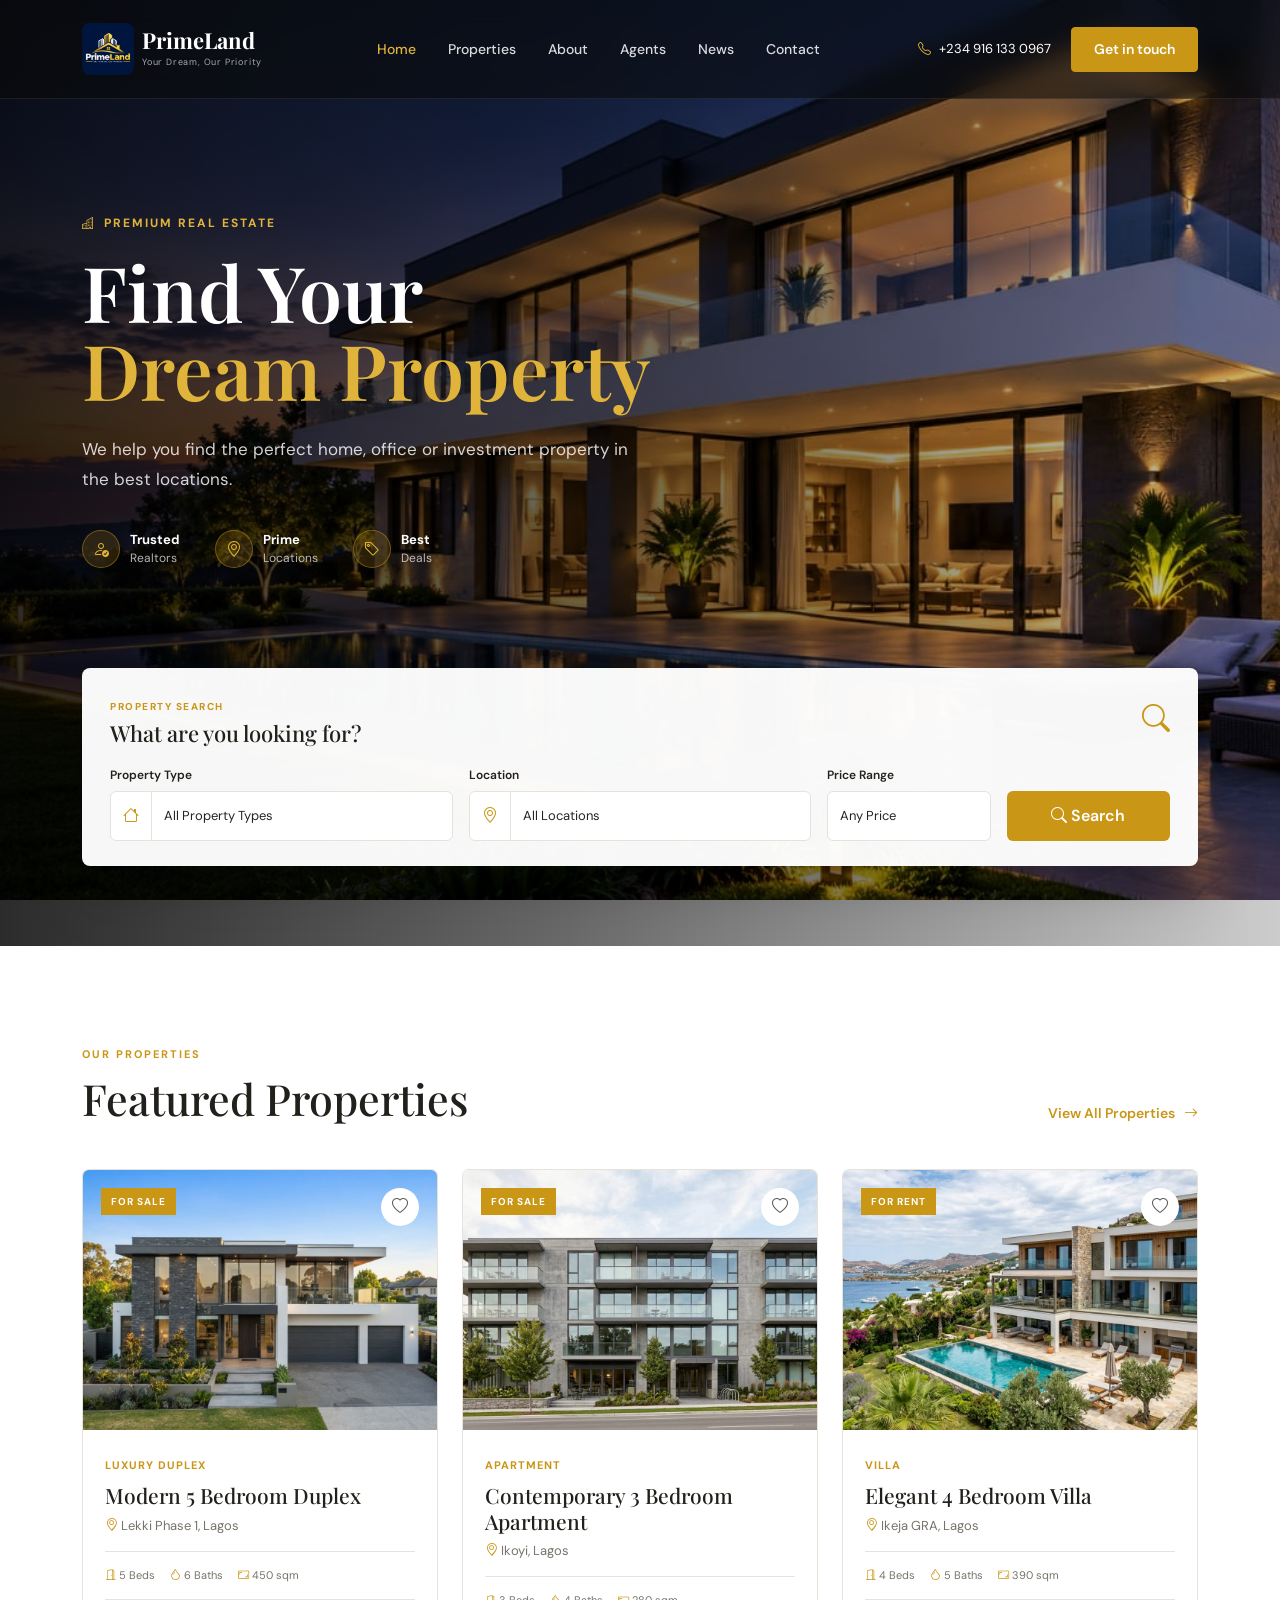
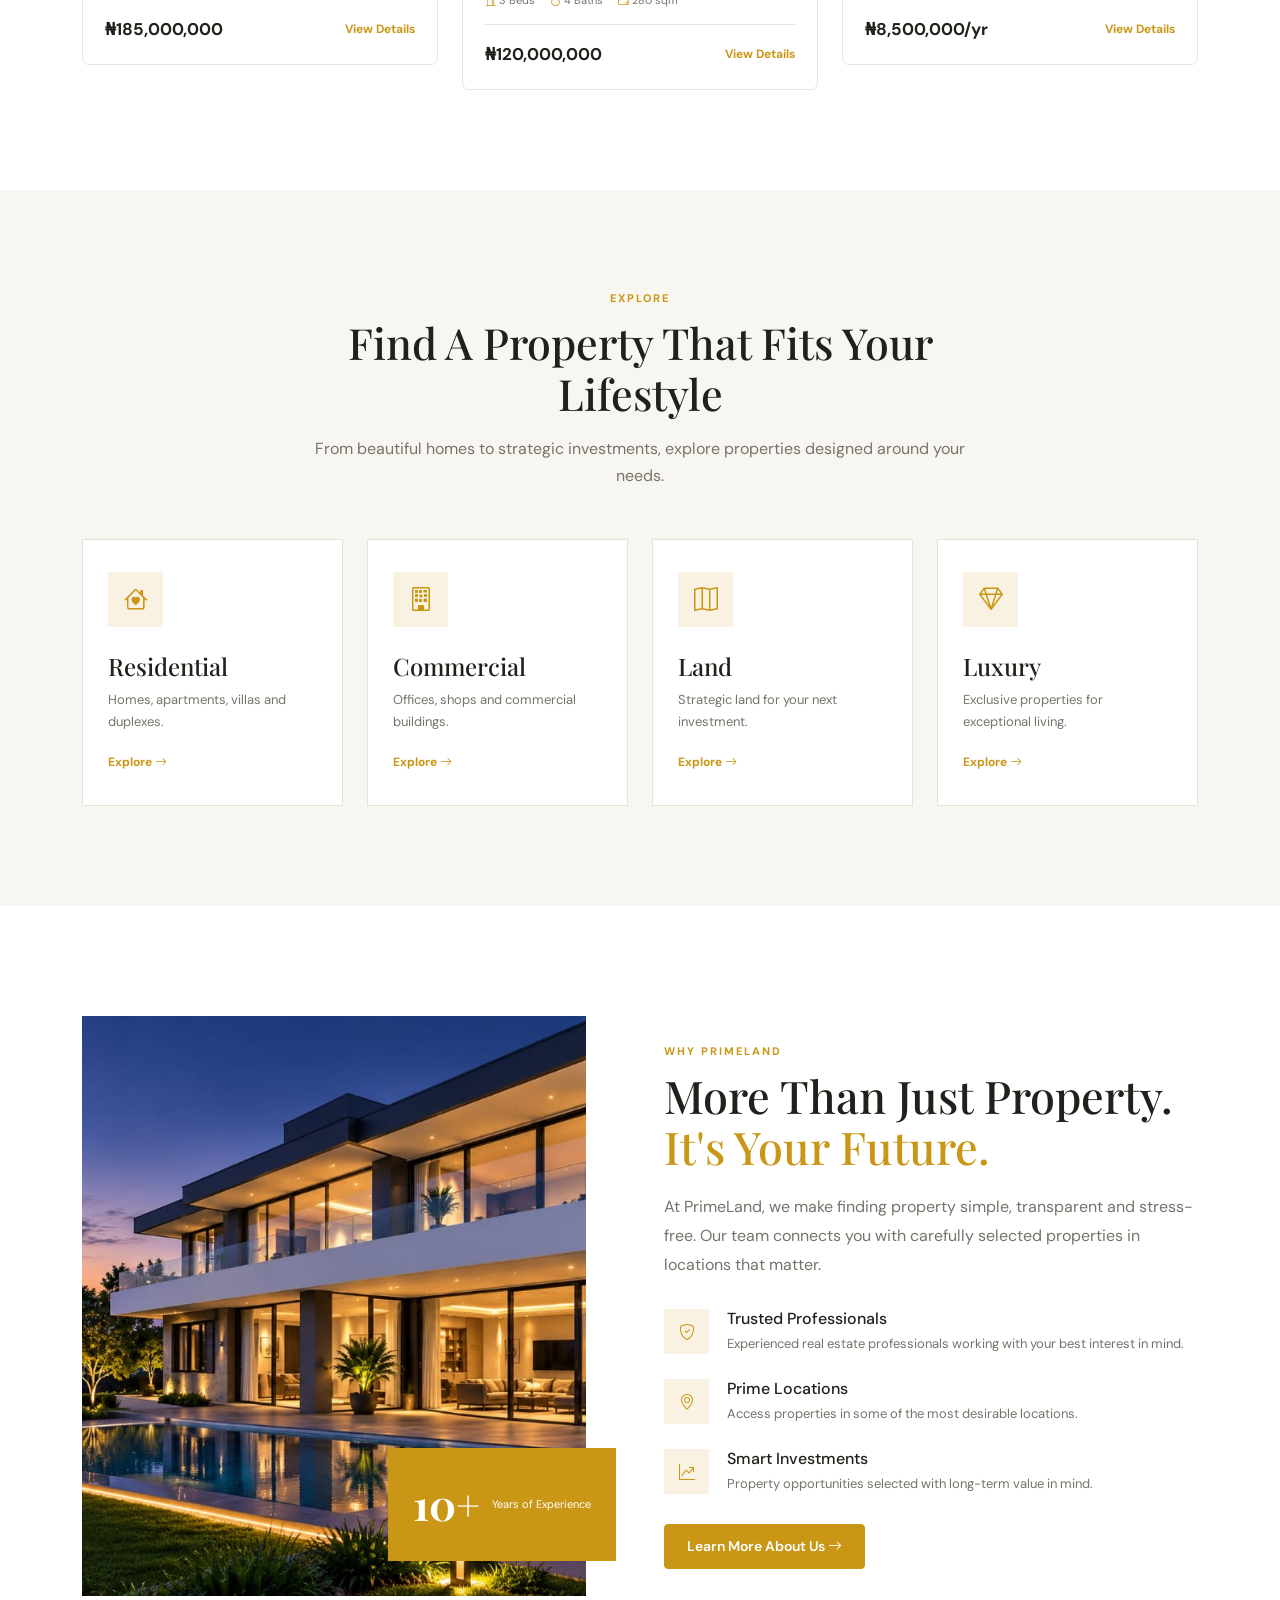
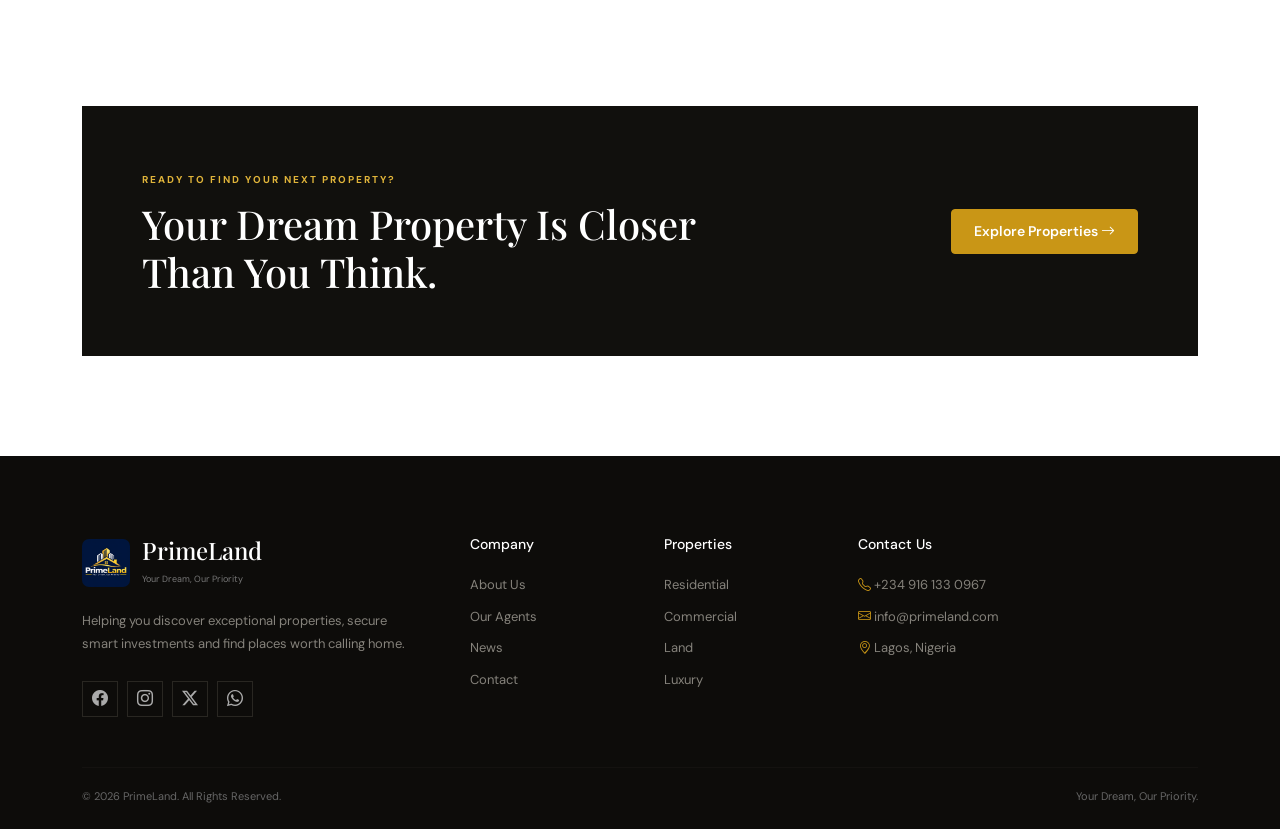
<file: index.html>
<!DOCTYPE html>
<html lang="en">
<head>
    <meta charset="UTF-8">
    <meta name="viewport" content="width=device-width, initial-scale=1.0">

    <title>PrimeLand | Find Your Dream Property</title>

    <!-- Bootstrap CSS -->
    <link href="https://cdn.jsdelivr.net/npm/bootstrap@5.3.8/dist/css/bootstrap.min.css" rel="stylesheet">

    <!-- Bootstrap Icons -->
    <link href="https://cdn.jsdelivr.net/npm/bootstrap-icons@1.13.1/font/bootstrap-icons.min.css" rel="stylesheet">

    <!-- Custom CSS -->
    <link rel="stylesheet" href="realestate.css">
</head>

<body>

<!-- ================= NAVBAR ================= -->
<nav class="navbar navbar-expand-lg navbar-dark fixed-top primeland-navbar">
    <div class="container">

        <a class="navbar-brand d-flex align-items-center gap-2" href="index.html">

            <img src="assets/images/logo.png"
                 alt="PrimeLand Logo"
                 class="brand-logo">

            <div>
                <span class="brand-title">PrimeLand</span>
                <small>Your Dream, Our Priority</small>
            </div>

        </a>


        <button class="navbar-toggler"
                type="button"
                data-bs-toggle="collapse"
                data-bs-target="#mainNavbar"
                aria-controls="mainNavbar"
                aria-expanded="false"
                aria-label="Toggle navigation">

            <span class="navbar-toggler-icon"></span>

        </button>


        <div class="collapse navbar-collapse" id="mainNavbar">

            <ul class="navbar-nav mx-auto mb-2 mb-lg-0">

                <li class="nav-item">
                    <a class="nav-link active" href="index.html">
                        Home
                    </a>
                </li>

                <li class="nav-item">
                    <a class="nav-link" href="services.html">
                        Properties
                    </a>
                </li>

                <li class="nav-item">
                    <a class="nav-link" href="about-us.html">
                        About
                    </a>
                </li>

                <li class="nav-item">
                    <a class="nav-link" href="agents.html">
                        Agents
                    </a>
                </li>

                <li class="nav-item">
                    <a class="nav-link" href="news.html">
                        News
                    </a>
                </li>

                <li class="nav-item">
                    <a class="nav-link" href="contact-us.html">
                        Contact
                    </a>
                </li>

            </ul>


            <div class="navbar-contact">

                <a href="tel:+2349161330967"
                   class="phone-link">

                    <i class="bi bi-telephone"></i>
                    +234 916 133 0967

                </a>


                <a href="contact-us.html"
                   class="btn btn-warning gold-btn">

                    Get in touch

                </a>

            </div>

        </div>

    </div>
</nav>



<!-- ================= HERO ================= -->
<header class="hero">

    <div class="hero-overlay"></div>

    <div class="container hero-content">

        <div class="row align-items-center">

            <div class="col-lg-7">

                <span class="hero-tag">

                    <i class="bi bi-buildings"></i>

                    PREMIUM REAL ESTATE

                </span>


                <h1>

                    Find Your
                    <span>Dream Property</span>

                </h1>


                <p class="hero-text">

                    We help you find the perfect home, office or
                    investment property in the best locations.

                </p>


                <!-- FEATURES -->
                <div class="hero-features">

                    <div>

                        <i class="bi bi-person-check"></i>

                        <span>
                            <strong>Trusted</strong>
                            Realtors
                        </span>

                    </div>


                    <div>

                        <i class="bi bi-geo-alt"></i>

                        <span>
                            <strong>Prime</strong>
                            Locations
                        </span>

                    </div>


                    <div>

                        <i class="bi bi-tag"></i>

                        <span>
                            <strong>Best</strong>
                            Deals
                        </span>

                    </div>

                </div>

            </div>

        </div>



        <!-- PROPERTY SEARCH -->
        <div class="property-search">

            <div class="search-heading">

                <div>

                    <span>PROPERTY SEARCH</span>

                    <h4>
                        What are you looking for?
                    </h4>

                </div>


                <i class="bi bi-search"></i>

            </div>



            <form>

                <div class="row g-3">


                    <!-- PROPERTY TYPE -->
                    <div class="col-lg-4 col-md-6">

                        <label>
                            Property Type
                        </label>


                        <div class="input-group">

                            <span class="input-group-text">

                                <i class="bi bi-house"></i>

                            </span>


                            <select class="form-select">

                                <option selected>
                                    All Property Types
                                </option>


                                <optgroup label="Residential">

                                    <option>Detached House</option>
                                    <option>Semi-detached House</option>
                                    <option>Terrace</option>
                                    <option>Duplex</option>
                                    <option>Bungalow</option>
                                    <option>Villa</option>
                                    <option>Apartment</option>
                                    <option>Penthouse</option>

                                </optgroup>


                                <optgroup label="Commercial">

                                    <option>Office</option>
                                    <option>Shop</option>
                                    <option>Commercial Building</option>
                                    <option>Hotel</option>
                                    <option>Warehouse</option>

                                </optgroup>


                                <optgroup label="Land">

                                    <option>Residential Land</option>
                                    <option>Commercial Land</option>
                                    <option>Agricultural Land</option>
                                    <option>Industrial Land</option>

                                </optgroup>

                            </select>

                        </div>

                    </div>



                    <!-- LOCATION -->
                    <div class="col-lg-4 col-md-6">

                        <label>
                            Location
                        </label>


                        <div class="input-group">

                            <span class="input-group-text">

                                <i class="bi bi-geo-alt"></i>

                            </span>


                            <select class="form-select">

                                <option selected>
                                    All Locations
                                </option>


                                <optgroup label="Lagos">

                                    <option>Lekki</option>
                                    <option>Ikoyi</option>
                                    <option>Victoria Island</option>
                                    <option>Ikeja</option>
                                    <option>Ajah</option>
                                    <option>Yaba</option>

                                </optgroup>


                                <optgroup label="Abuja">

                                    <option>Maitama</option>
                                    <option>Wuse</option>
                                    <option>Gwarinpa</option>
                                    <option>Asokoro</option>

                                </optgroup>


                                <optgroup label="Other Locations">

                                    <option>Ibadan</option>
                                    <option>Ilorin</option>
                                    <option>Port Harcourt</option>

                                </optgroup>

                            </select>

                        </div>

                    </div>



                    <!-- PRICE -->
                    <div class="col-lg-2 col-md-6">

                        <label>
                            Price Range
                        </label>


                        <select class="form-select">

                            <option selected>
                                Any Price
                            </option>

                            <option>
                                Under ₦20M
                            </option>

                            <option>
                                ₦20M - ₦50M
                            </option>

                            <option>
                                ₦50M - ₦100M
                            </option>

                            <option>
                                ₦100M - ₦250M
                            </option>

                            <option>
                                ₦250M+
                            </option>

                        </select>

                    </div>



                    <!-- SEARCH BUTTON -->
                    <div class="col-lg-2 col-md-6 d-flex align-items-end">

                        <button type="submit"
                                class="btn btn-warning search-btn w-100">

                            <i class="bi bi-search"></i>

                            Search

                        </button>

                    </div>

                </div>

            </form>

        </div>

    </div>

</header>



<!-- ================= FEATURED PROPERTIES ================= -->
<section class="section-padding">

    <div class="container">

        <div class="section-heading">

            <div>

                <span class="section-label">
                    OUR PROPERTIES
                </span>

                <h2>
                    Featured Properties
                </h2>

            </div>


            <a href="services.html"
               class="view-all">

                View All Properties

                <i class="bi bi-arrow-right"></i>

            </a>

        </div>



        <div class="row g-4">


            <!-- PROPERTY 1 -->
            <div class="col-lg-4 col-md-6">

                <div class="property-card">

                    <div class="property-image">

                        <img src="assets/images/property1.jpg"
                             alt="Luxury Property">


                        <span class="property-badge">
                            FOR SALE
                        </span>


                        <button class="favorite"
                                type="button">

                            <i class="bi bi-heart"></i>

                        </button>

                    </div>


                    <div class="property-body">

                        <span class="property-type">
                            Luxury Duplex
                        </span>


                        <h4>
                            Modern 5 Bedroom Duplex
                        </h4>


                        <p>

                            <i class="bi bi-geo-alt"></i>

                            Lekki Phase 1, Lagos

                        </p>


                        <div class="property-details">

                            <span>

                                <i class="bi bi-door-open"></i>

                                5 Beds

                            </span>


                            <span>

                                <i class="bi bi-droplet"></i>

                                6 Baths

                            </span>


                            <span>

                                <i class="bi bi-aspect-ratio"></i>

                                450 sqm

                            </span>

                        </div>


                        <div class="property-bottom">

                            <strong>
                                ₦185,000,000
                            </strong>


                            <a href="property-details.html"
                               class="property-btn">

                                View Details

                            </a>

                        </div>

                    </div>

                </div>

            </div>



            <!-- PROPERTY 2 -->
            <div class="col-lg-4 col-md-6">

                <div class="property-card">

                    <div class="property-image">

                        <img src="assets/images/property2.jpg"
                             alt="Luxury Apartment">


                        <span class="property-badge">
                            FOR SALE
                        </span>


                        <button class="favorite"
                                type="button">

                            <i class="bi bi-heart"></i>

                        </button>

                    </div>


                    <div class="property-body">

                        <span class="property-type">
                            Apartment
                        </span>


                        <h4>
                            Contemporary 3 Bedroom Apartment
                        </h4>


                        <p>

                            <i class="bi bi-geo-alt"></i>

                            Ikoyi, Lagos

                        </p>


                        <div class="property-details">

                            <span>

                                <i class="bi bi-door-open"></i>

                                3 Beds

                            </span>


                            <span>

                                <i class="bi bi-droplet"></i>

                                4 Baths

                            </span>


                            <span>

                                <i class="bi bi-aspect-ratio"></i>

                                280 sqm

                            </span>

                        </div>


                        <div class="property-bottom">

                            <strong>
                                ₦120,000,000
                            </strong>


                            <a href="property-details.html"
                               class="property-btn">

                                View Details

                            </a>

                        </div>

                    </div>

                </div>

            </div>



            <!-- PROPERTY 3 -->
            <div class="col-lg-4 col-md-6">

                <div class="property-card">

                    <div class="property-image">

                        <img src="assets/images/property3.jpg"
                             alt="Modern Villa">


                        <span class="property-badge">
                            FOR RENT
                        </span>


                        <button class="favorite"
                                type="button">

                            <i class="bi bi-heart"></i>

                        </button>

                    </div>


                    <div class="property-body">

                        <span class="property-type">
                            Villa
                        </span>


                        <h4>
                            Elegant 4 Bedroom Villa
                        </h4>


                        <p>

                            <i class="bi bi-geo-alt"></i>

                            Ikeja GRA, Lagos

                        </p>


                        <div class="property-details">

                            <span>

                                <i class="bi bi-door-open"></i>

                                4 Beds

                            </span>


                            <span>

                                <i class="bi bi-droplet"></i>

                                5 Baths

                            </span>


                            <span>

                                <i class="bi bi-aspect-ratio"></i>

                                390 sqm

                            </span>

                        </div>


                        <div class="property-bottom">

                            <strong>
                                ₦8,500,000/yr
                            </strong>


                            <a href="property-details.html"
                               class="property-btn">

                                View Details

                            </a>

                        </div>

                    </div>

                </div>

            </div>

        </div>

    </div>

</section>



<!-- ================= CATEGORIES ================= -->
<section class="categories-section">

    <div class="container">

        <div class="text-center section-heading-center">

            <span class="section-label">
                EXPLORE
            </span>


            <h2>
                Find A Property That Fits Your Lifestyle
            </h2>


            <p>
                From beautiful homes to strategic investments,
                explore properties designed around your needs.
            </p>

        </div>



        <div class="row g-4">


            <!-- RESIDENTIAL -->
            <div class="col-lg-3 col-md-6">

                <a href="services.html"
                   class="category-card">

                    <div class="category-icon">

                        <i class="bi bi-house-heart"></i>

                    </div>


                    <h4>
                        Residential
                    </h4>


                    <p>
                        Homes, apartments, villas and duplexes.
                    </p>


                    <span>

                        Explore

                        <i class="bi bi-arrow-right"></i>

                    </span>

                </a>

            </div>



            <!-- COMMERCIAL -->
            <div class="col-lg-3 col-md-6">

                <a href="services.html"
                   class="category-card">

                    <div class="category-icon">

                        <i class="bi bi-building"></i>

                    </div>


                    <h4>
                        Commercial
                    </h4>


                    <p>
                        Offices, shops and commercial buildings.
                    </p>


                    <span>

                        Explore

                        <i class="bi bi-arrow-right"></i>

                    </span>

                </a>

            </div>



            <!-- LAND -->
            <div class="col-lg-3 col-md-6">

                <a href="services.html"
                   class="category-card">

                    <div class="category-icon">

                        <i class="bi bi-map"></i>

                    </div>


                    <h4>
                        Land
                    </h4>


                    <p>
                        Strategic land for your next investment.
                    </p>


                    <span>

                        Explore

                        <i class="bi bi-arrow-right"></i>

                    </span>

                </a>

            </div>



            <!-- LUXURY -->
            <div class="col-lg-3 col-md-6">

                <a href="services.html"
                   class="category-card">

                    <div class="category-icon">

                        <i class="bi bi-gem"></i>

                    </div>


                    <h4>
                        Luxury
                    </h4>


                    <p>
                        Exclusive properties for exceptional living.
                    </p>


                    <span>

                        Explore

                        <i class="bi bi-arrow-right"></i>

                    </span>

                </a>

            </div>

        </div>

    </div>

</section>



<!-- ================= WHY US ================= -->
<section class="why-section">

    <div class="container">

        <div class="row align-items-center g-5">


            <!-- IMAGE -->
            <div class="col-lg-6">

                <div class="why-image">

                    <img src="assets/images/primeland.jpeg"
                         alt="PrimeLand property">


                    <div class="experience-box">

                        <strong>
                            10+
                        </strong>

                        <span>
                            Years of
                            Experience
                        </span>

                    </div>

                </div>

            </div>



            <!-- CONTENT -->
            <div class="col-lg-6">

                <span class="section-label">
                    WHY PRIMELAND
                </span>


                <h2>

                    More Than Just Property.

                    <span>
                        It's Your Future.
                    </span>

                </h2>


                <p class="large-text">

                    At PrimeLand, we make finding property simple,
                    transparent and stress-free. Our team connects
                    you with carefully selected properties in
                    locations that matter.

                </p>



                <div class="why-list">


                    <!-- ITEM 1 -->
                    <div class="why-item">

                        <i class="bi bi-shield-check"></i>


                        <div>

                            <h5>
                                Trusted Professionals
                            </h5>

                            <p>
                                Experienced real estate professionals
                                working with your best interest in mind.
                            </p>

                        </div>

                    </div>



                    <!-- ITEM 2 -->
                    <div class="why-item">

                        <i class="bi bi-geo-alt"></i>


                        <div>

                            <h5>
                                Prime Locations
                            </h5>

                            <p>
                                Access properties in some of the
                                most desirable locations.
                            </p>

                        </div>

                    </div>



                    <!-- ITEM 3 -->
                    <div class="why-item">

                        <i class="bi bi-graph-up-arrow"></i>


                        <div>

                            <h5>
                                Smart Investments
                            </h5>

                            <p>
                                Property opportunities selected with
                                long-term value in mind.
                            </p>

                        </div>

                    </div>

                </div>



                <a href="about-us.html"
                   class="btn btn-warning gold-btn">

                    Learn More About Us

                    <i class="bi bi-arrow-right"></i>

                </a>

            </div>

        </div>

    </div>

</section>



<!-- ================= CTA ================= -->
<section class="cta-section">

    <div class="container">

        <div class="cta-box">

            <div>

                <span>
                    READY TO FIND YOUR NEXT PROPERTY?
                </span>


                <h2>

                    Your Dream Property
                    Is Closer Than You Think.

                </h2>

            </div>


            <a href="services.html"
               class="btn btn-warning gold-btn">

                Explore Properties

                <i class="bi bi-arrow-right"></i>

            </a>

        </div>

    </div>

</section>



<!-- ================= FOOTER ================= -->
<footer class="footer">

    <div class="container">

        <div class="row g-5">


            <!-- BRAND -->
            <div class="col-lg-4">

                <div class="footer-brand">

                    <img src="assets/images/logo.png"
                         alt="PrimeLand Logo">


                    <div>

                        <h4>
                            PrimeLand
                        </h4>

                        <small>
                            Your Dream, Our Priority
                        </small>

                    </div>

                </div>


                <p>

                    Helping you discover exceptional properties,
                    secure smart investments and find places
                    worth calling home.

                </p>


                <div class="social-links">

                    <a href="#" aria-label="Facebook">
                        <i class="bi bi-facebook"></i>
                    </a>

                    <a href="#" aria-label="Instagram">
                        <i class="bi bi-instagram"></i>
                    </a>

                    <a href="#" aria-label="Twitter">
                        <i class="bi bi-twitter-x"></i>
                    </a>

                    <a href="#" aria-label="WhatsApp">
                        <i class="bi bi-whatsapp"></i>
                    </a>

                </div>

            </div>



            <!-- COMPANY -->
            <div class="col-lg-2 col-md-4">

                <h5>
                    Company
                </h5>


                <ul>

                    <li>
                        <a href="about-us.html">
                            About Us
                        </a>
                    </li>

                    <li>
                        <a href="agents.html">
                            Our Agents
                        </a>
                    </li>

                    <li>
                        <a href="news.html">
                            News
                        </a>
                    </li>

                    <li>
                        <a href="contact-us.html">
                            Contact
                        </a>
                    </li>

                </ul>

            </div>



            <!-- PROPERTIES -->
            <div class="col-lg-2 col-md-4">

                <h5>
                    Properties
                </h5>


                <ul>

                    <li>
                        <a href="services.html">
                            Residential
                        </a>
                    </li>

                    <li>
                        <a href="services.html">
                            Commercial
                        </a>
                    </li>

                    <li>
                        <a href="services.html">
                            Land
                        </a>
                    </li>

                    <li>
                        <a href="services.html">
                            Luxury
                        </a>
                    </li>

                </ul>

            </div>



            <!-- CONTACT -->
            <div class="col-lg-4">

                <h5>
                    Contact Us
                </h5>


                <ul class="contact-list">

                    <li>

                        <i class="bi bi-telephone"></i>

                        +234 916 133 0967

                    </li>


                    <li>

                        <i class="bi bi-envelope"></i>

                        info@primeland.com

                    </li>


                    <li>

                        <i class="bi bi-geo-alt"></i>

                        Lagos, Nigeria

                    </li>

                </ul>

            </div>

        </div>



        <hr>



        <div class="footer-bottom">

            <span>
                © 2026 PrimeLand. All Rights Reserved.
            </span>


            <span>
                Your Dream, Our Priority.
            </span>

        </div>

    </div>

</footer>



<!-- Bootstrap JS -->
<script src="https://cdn.jsdelivr.net/npm/bootstrap@5.3.8/dist/js/bootstrap.bundle.min.js"></script>

</body>
</html>
</file>
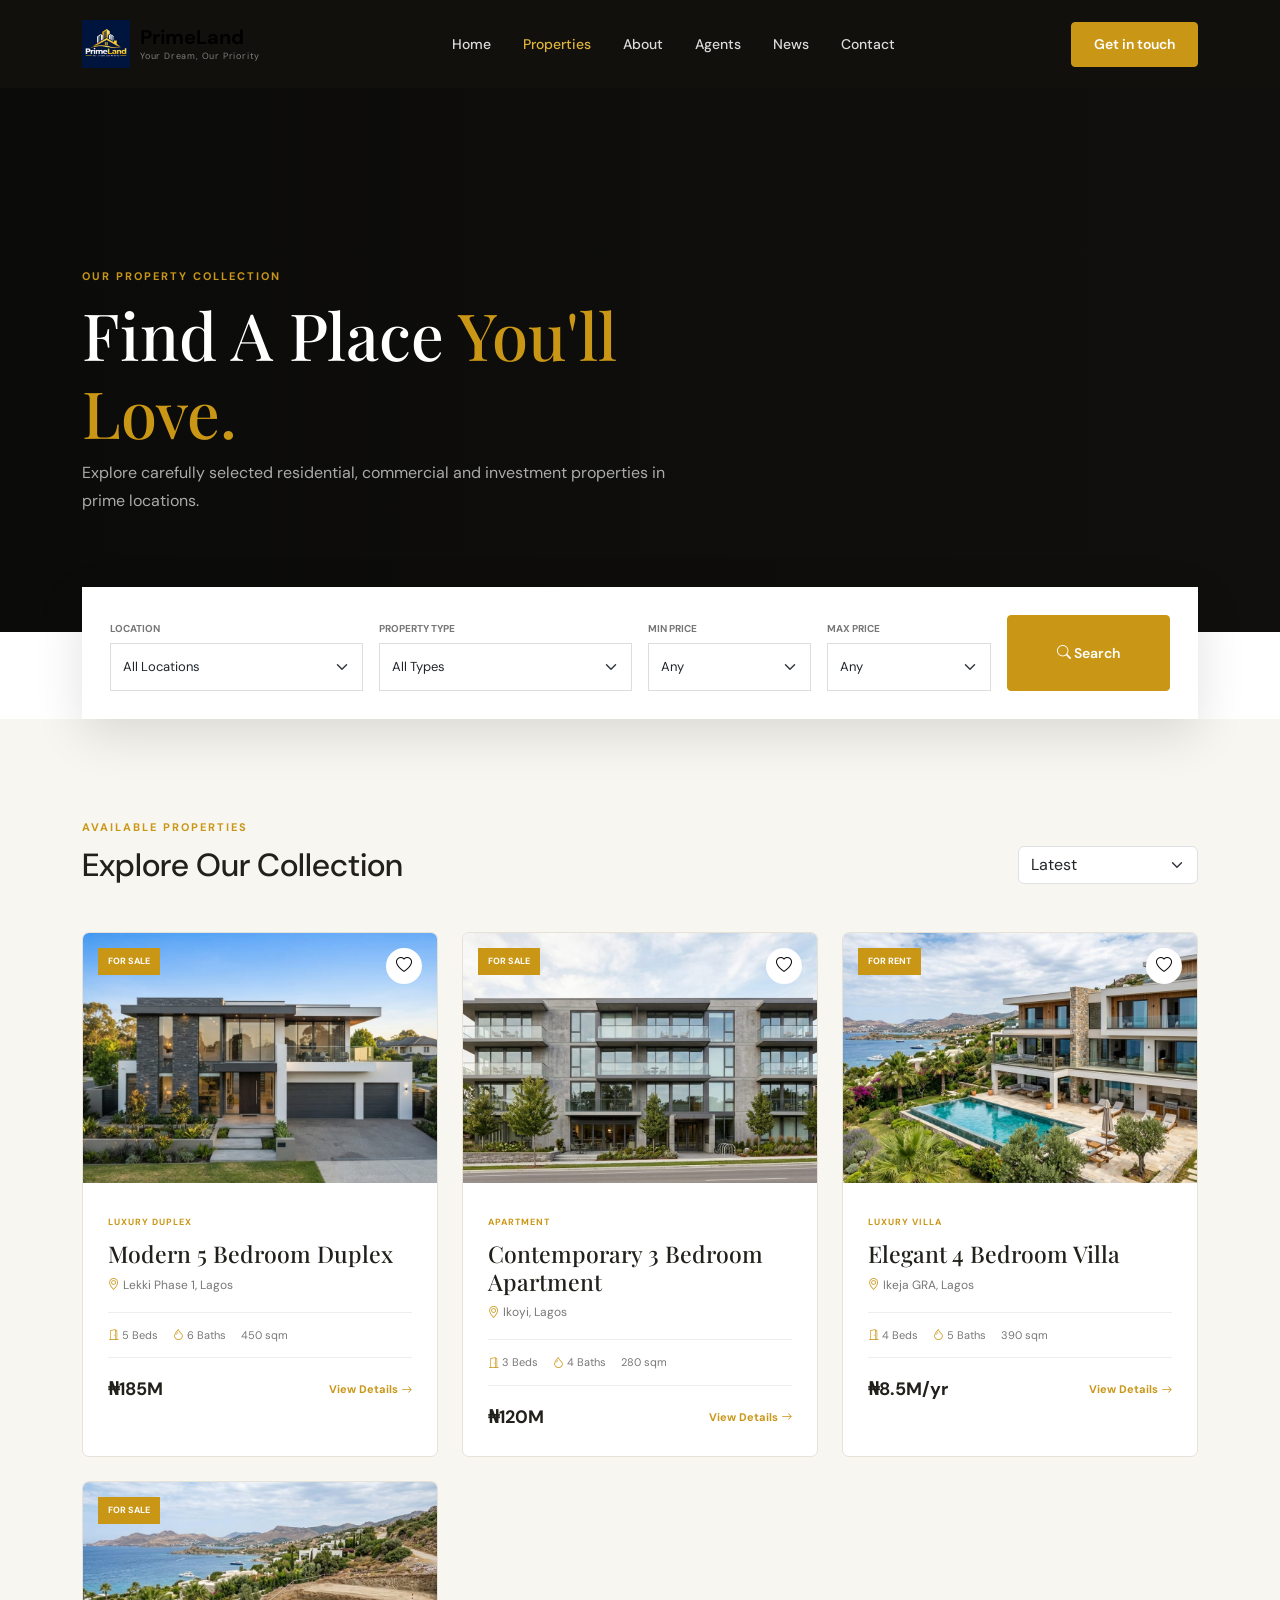
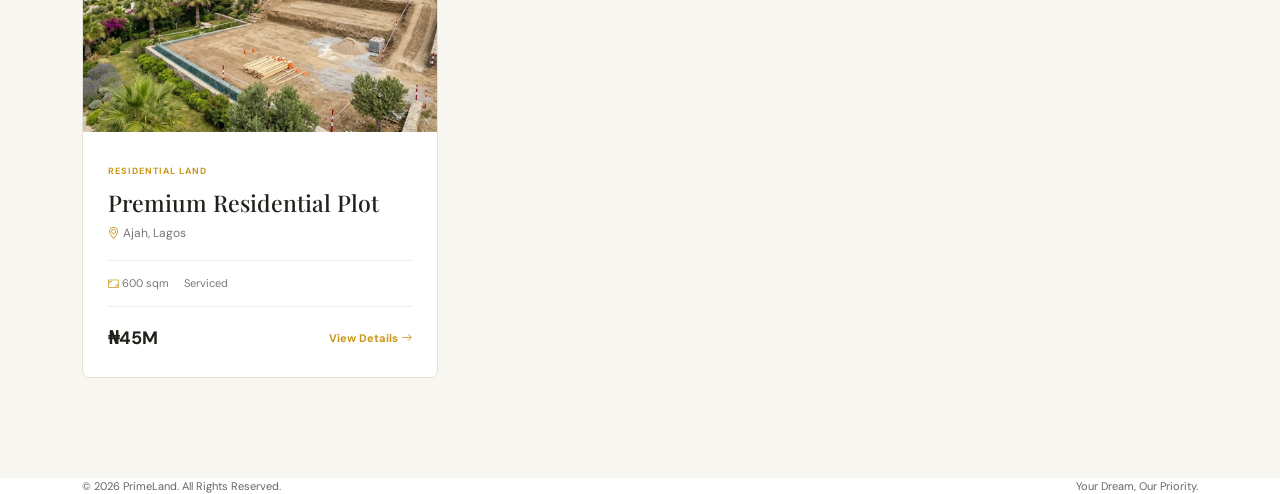
<file: services.html>
<!DOCTYPE html>
<html lang="en">

<head>

    <meta charset="UTF-8">

    <meta name="viewport"
          content="width=device-width, initial-scale=1.0">

    <title>Properties | PrimeLand</title>


    <!-- BOOTSTRAP CDN -->
    <link
        href="https://cdn.jsdelivr.net/npm/bootstrap@5.3.8/dist/css/bootstrap.min.css"
        rel="stylesheet"
    >


    <!-- BOOTSTRAP ICONS CDN -->
    <link
        href="https://cdn.jsdelivr.net/npm/bootstrap-icons@1.13.1/font/bootstrap-icons.min.css"
        rel="stylesheet"
    >


    <!-- YOUR EXISTING CSS -->
    <link rel="stylesheet" href="realestate.css">


    <!-- PAGE-SPECIFIC CSS -->
    <style>

        /* =========================================
           NAVBAR LOGO FIX
        ========================================= */

        .inner-navbar .navbar-brand {
            display: flex;
            align-items: center;
            gap: 10px;
            max-width: fit-content;
        }

        .inner-navbar .navbar-brand .logo {
            width: 48px !important;
            height: 48px !important;
            max-width: 48px !important;
            max-height: 48px !important;
            object-fit: contain !important;
            display: block;
        }

        .inner-navbar .brand-name {
            display: flex;
            flex-direction: column;
            line-height: 1.1;
            white-space: nowrap;
        }

        .inner-navbar .brand-name strong {
            font-size: 20px;
        }

        .inner-navbar .brand-name small {
            font-size: 9px;
            opacity: .7;
            margin-top: 4px;
        }


        /* =========================================
           PROPERTY PAGE HERO
        ========================================= */

        .properties-hero {
            position: relative;
            min-height: 480px;
            display: flex;
            align-items: center;
            overflow: hidden;
        }

        .properties-hero::before {
            content: "";
            position: absolute;
            inset: 0;
            background:
                linear-gradient(
                    90deg,
                    rgba(10, 10, 10, .82),
                    rgba(10, 10, 10, .45),
                    rgba(10, 10, 10, .15)
                );
            z-index: 1;
        }

        .properties-hero .container {
            position: relative;
            z-index: 2;
        }

        .properties-hero h1 {
            max-width: 700px;
        }

        .properties-hero p {
            max-width: 600px;
        }


        /* =========================================
           FILTER
        ========================================= */

        .property-filter {
            margin-top: -45px;
            position: relative;
            z-index: 5;
        }

        .filter-box {
            background: #fff;
            padding: 28px;
            box-shadow: 0 15px 50px rgba(0, 0, 0, .12);
        }

        .filter-box label {
            font-size: 10px;
            font-weight: 700;
            text-transform: uppercase;
            color: #777;
            margin-bottom: 7px;
        }

        .filter-box .form-select {
            height: 48px;
            border-radius: 0;
            font-size: 13px;
        }


        /* =========================================
           PROPERTY LIST
        ========================================= */

        .property-list {
            padding: 100px 0;
            background: #f8f6f0;
        }

        .property-card {
            background: #fff;
            border: 1px solid #e7e2d8;
            transition: .3s ease;
            height: 100%;
        }

        .property-card:hover {
            transform: translateY(-6px);
            box-shadow: 0 20px 40px rgba(0, 0, 0, .08);
        }

        .property-card-img {
            height: 250px;
            position: relative;
            overflow: hidden;
        }

        .property-card-img img {
            width: 100%;
            height: 100%;
            object-fit: cover;
            transition: .5s ease;
        }

        .property-card:hover .property-card-img img {
            transform: scale(1.05);
        }

        .property-status {
            position: absolute;
            top: 15px;
            left: 15px;
            background: var(--gold);
            color: #fff;
            padding: 7px 10px;
            font-size: 9px;
            font-weight: 700;
        }

        .heart-btn {
            position: absolute;
            right: 15px;
            top: 15px;
            border: 0;
            width: 36px;
            height: 36px;
            border-radius: 50%;
            background: #fff;
            display: flex;
            align-items: center;
            justify-content: center;
        }

        .heart-btn:hover {
            color: var(--gold);
        }

        .property-card-body {
            padding: 25px;
        }

        .property-type {
            color: var(--gold);
            text-transform: uppercase;
            font-size: 9px;
            letter-spacing: 1px;
            font-weight: 700;
        }

        .property-card-body h3 {
            font-family: 'Playfair Display', serif;
            font-size: 23px;
            margin: 8px 0;
        }

        .location {
            color: #777;
            font-size: 12px;
        }

        .location i {
            color: var(--gold);
        }

        .property-meta {
            display: flex;
            flex-wrap: wrap;
            gap: 15px;
            border-top: 1px solid #eee;
            border-bottom: 1px solid #eee;
            padding: 14px 0;
            margin: 18px 0;
            color: #777;
            font-size: 11px;
        }

        .property-meta i {
            color: var(--gold);
        }

        .price-row {
            display: flex;
            justify-content: space-between;
            align-items: center;
            gap: 10px;
        }

        .price-row strong {
            font-size: 18px;
        }

        .price-row a {
            color: var(--gold);
            font-size: 11px;
            font-weight: 700;
            text-decoration: none;
        }


        /* =========================================
           MOBILE
        ========================================= */

        @media (max-width: 991px) {

            .inner-navbar .navbar-brand .logo {
                width: 42px !important;
                height: 42px !important;
                max-width: 42px !important;
                max-height: 42px !important;
            }

            .property-filter {
                margin-top: 0;
                padding-top: 30px;
                background: #f8f6f0;
            }

            .property-list {
                padding-top: 60px;
            }

        }


        @media (max-width: 576px) {

            .inner-navbar .brand-name strong {
                font-size: 17px;
            }

            .inner-navbar .brand-name small {
                font-size: 8px;
            }

            .property-card-img {
                height: 230px;
            }

        }

    </style>

</head>


<body>


<!-- =========================================
     NAVBAR
========================================= -->

<nav class="navbar navbar-expand-lg inner-navbar">

    <div class="container">


        <!-- BRAND -->

        <a
            class="navbar-brand"
            href="index.html"
        >

            <img
                src="assets/images/logo.png"
                class="logo"
                alt="PrimeLand Logo"
            >

            <div class="brand-name">

                <strong>PrimeLand</strong>

                <small>
                    Your Dream, Our Priority
                </small>

            </div>

        </a>


        <!-- MOBILE BUTTON -->

        <button
            class="navbar-toggler"
            type="button"
            data-bs-toggle="collapse"
            data-bs-target="#nav"
            aria-controls="nav"
            aria-expanded="false"
            aria-label="Toggle navigation"
        >

            <i class="bi bi-list text-white fs-3"></i>

        </button>


        <!-- NAVIGATION -->

        <div
            class="collapse navbar-collapse"
            id="nav"
        >

            <ul class="navbar-nav mx-auto">

                <li class="nav-item">

                    <a
                        class="nav-link"
                        href="index.html"
                    >
                        Home
                    </a>

                </li>


                <li class="nav-item">

                    <a
                        class="nav-link active"
                        href="services.html"
                    >
                        Properties
                    </a>

                </li>


                <li class="nav-item">

                    <a
                        class="nav-link"
                        href="about-us.html"
                    >
                        About
                    </a>

                </li>


                <li class="nav-item">

                    <a
                        class="nav-link"
                        href="agents.html"
                    >
                        Agents
                    </a>

                </li>


                <li class="nav-item">

                    <a
                        class="nav-link"
                        href="news.html"
                    >
                        News
                    </a>

                </li>


                <li class="nav-item">

                    <a
                        class="nav-link"
                        href="contact-us.html"
                    >
                        Contact
                    </a>

                </li>

            </ul>


            <a
                href="contact-us.html"
                class="btn gold-btn"
            >
                Get in touch
            </a>

        </div>

    </div>

</nav>



<!-- =========================================
     HERO
========================================= -->

<section class="properties-hero">

    <div class="container">

        <span class="section-label">
            OUR PROPERTY COLLECTION
        </span>


        <h1>
            Find A Place
            <span>You'll Love.</span>
        </h1>


        <p>
            Explore carefully selected residential,
            commercial and investment properties
            in prime locations.
        </p>

    </div>

</section>



<!-- =========================================
     FILTER
========================================= -->

<section class="property-filter">

    <div class="container">

        <div class="filter-box">

            <div class="row g-3">


                <div class="col-lg-3 col-md-6">

                    <label>
                        Location
                    </label>

                    <select class="form-select">

                        <option>
                            All Locations
                        </option>

                        <option>
                            Lekki
                        </option>

                        <option>
                            Ikoyi
                        </option>

                        <option>
                            Victoria Island
                        </option>

                        <option>
                            Ikeja
                        </option>

                        <option>
                            Ajah
                        </option>

                    </select>

                </div>



                <div class="col-lg-3 col-md-6">

                    <label>
                        Property Type
                    </label>

                    <select class="form-select">

                        <option>
                            All Types
                        </option>

                        <option>
                            Duplex
                        </option>

                        <option>
                            Apartment
                        </option>

                        <option>
                            Villa
                        </option>

                        <option>
                            Office
                        </option>

                        <option>
                            Land
                        </option>

                    </select>

                </div>



                <div class="col-lg-2 col-md-6">

                    <label>
                        Min Price
                    </label>

                    <select class="form-select">

                        <option>Any</option>
                        <option>₦20M</option>
                        <option>₦50M</option>
                        <option>₦100M</option>

                    </select>

                </div>



                <div class="col-lg-2 col-md-6">

                    <label>
                        Max Price
                    </label>

                    <select class="form-select">

                        <option>Any</option>
                        <option>₦50M</option>
                        <option>₦100M</option>
                        <option>₦250M</option>

                    </select>

                </div>



                <div class="col-lg-2">

                    <button
                        class="btn gold-btn w-100 h-100"
                    >

                        <i class="bi bi-search"></i>

                        Search

                    </button>

                </div>

            </div>

        </div>

    </div>

</section>



<!-- =========================================
     PROPERTY LIST
========================================= -->

<section class="property-list">

    <div class="container">


        <div class="d-flex justify-content-between align-items-end mb-5">

            <div>

                <span class="section-label">
                    AVAILABLE PROPERTIES
                </span>

                <h2 class="section-title mb-0">
                    Explore Our Collection
                </h2>

            </div>


            <select
                class="form-select"
                style="width:180px"
            >

                <option>
                    Latest
                </option>

                <option>
                    Price: Low
                </option>

                <option>
                    Price: High
                </option>

            </select>

        </div>



        <div class="row g-4">


            <!-- PROPERTY 1 -->

            <div class="col-lg-4 col-md-6">

                <div class="property-card">

                    <div class="property-card-img">

                        <img
                            src="assets/images/property1.jpg"
                            alt="Modern 5 Bedroom Duplex"
                        >

                        <span class="property-status">
                            FOR SALE
                        </span>

                        <button
                            class="heart-btn"
                            aria-label="Add to favorites"
                        >

                            <i class="bi bi-heart"></i>

                        </button>

                    </div>


                    <div class="property-card-body">

                        <span class="property-type">
                            Luxury Duplex
                        </span>

                        <h3>
                            Modern 5 Bedroom Duplex
                        </h3>

                        <p class="location">

                            <i class="bi bi-geo-alt"></i>

                            Lekki Phase 1, Lagos

                        </p>


                        <div class="property-meta">

                            <span>
                                <i class="bi bi-door-open"></i>
                                5 Beds
                            </span>

                            <span>
                                <i class="bi bi-droplet"></i>
                                6 Baths
                            </span>

                            <span>
                                450 sqm
                            </span>

                        </div>


                        <div class="price-row">

                            <strong>
                                ₦185M
                            </strong>

                            <a href="property-details.html">

                                View Details
                                <i class="bi bi-arrow-right"></i>

                            </a>

                        </div>

                    </div>

                </div>

            </div>



            <!-- PROPERTY 2 -->

            <div class="col-lg-4 col-md-6">

                <div class="property-card">

                    <div class="property-card-img">

                        <img
                            src="assets/images/property2.jpg"
                            alt="Contemporary 3 Bedroom Apartment"
                        >

                        <span class="property-status">
                            FOR SALE
                        </span>

                        <button
                            class="heart-btn"
                            aria-label="Add to favorites"
                        >

                            <i class="bi bi-heart"></i>

                        </button>

                    </div>


                    <div class="property-card-body">

                        <span class="property-type">
                            Apartment
                        </span>

                        <h3>
                            Contemporary 3 Bedroom Apartment
                        </h3>

                        <p class="location">

                            <i class="bi bi-geo-alt"></i>

                            Ikoyi, Lagos

                        </p>


                        <div class="property-meta">

                            <span>
                                <i class="bi bi-door-open"></i>
                                3 Beds
                            </span>

                            <span>
                                <i class="bi bi-droplet"></i>
                                4 Baths
                            </span>

                            <span>
                                280 sqm
                            </span>

                        </div>


                        <div class="price-row">

                            <strong>
                                ₦120M
                            </strong>

                            <a href="property-details.html">

                                View Details
                                <i class="bi bi-arrow-right"></i>

                            </a>

                        </div>

                    </div>

                </div>

            </div>



            <!-- PROPERTY 3 -->

            <div class="col-lg-4 col-md-6">

                <div class="property-card">

                    <div class="property-card-img">

                        <img
                            src="assets/images/property3.jpg"
                            alt="Elegant 4 Bedroom Villa"
                        >

                        <span class="property-status">
                            FOR RENT
                        </span>

                        <button
                            class="heart-btn"
                            aria-label="Add to favorites"
                        >

                            <i class="bi bi-heart"></i>

                        </button>

                    </div>


                    <div class="property-card-body">

                        <span class="property-type">
                            Luxury Villa
                        </span>

                        <h3>
                            Elegant 4 Bedroom Villa
                        </h3>

                        <p class="location">

                            <i class="bi bi-geo-alt"></i>

                            Ikeja GRA, Lagos

                        </p>


                        <div class="property-meta">

                            <span>
                                <i class="bi bi-door-open"></i>
                                4 Beds
                            </span>

                            <span>
                                <i class="bi bi-droplet"></i>
                                5 Baths
                            </span>

                            <span>
                                390 sqm
                            </span>

                        </div>


                        <div class="price-row">

                            <strong>
                                ₦8.5M/yr
                            </strong>

                            <a href="property-details.html">

                                View Details
                                <i class="bi bi-arrow-right"></i>

                            </a>

                        </div>

                    </div>

                </div>

            </div>



            <!-- PROPERTY 4 -->

            <div class="col-lg-4 col-md-6">

                <div class="property-card">

                    <div class="property-card-img">

                        <img
                            src="assets/images/property4.jpg"
                            alt="Premium Residential Plot"
                        >

                        <span class="property-status">
                            FOR SALE
                        </span>

                    </div>


                    <div class="property-card-body">

                        <span class="property-type">
                            Residential Land
                        </span>

                        <h3>
                            Premium Residential Plot
                        </h3>

                        <p class="location">

                            <i class="bi bi-geo-alt"></i>

                            Ajah, Lagos

                        </p>


                        <div class="property-meta">

                            <span>
                                <i class="bi bi-aspect-ratio"></i>
                                600 sqm
                            </span>

                            <span>
                                Serviced
                            </span>

                        </div>


                        <div class="price-row">

                            <strong>
                                ₦45M
                            </strong>

                            <a href="property-details.html">

                                View Details
                                <i class="bi bi-arrow-right"></i>

                            </a>

                        </div>

                    </div>

                </div>

            </div>


        </div>

    </div>

</section>



<!-- =========================================
     FOOTER
========================================= -->

<footer class="site-footer">

    <div class="container">

        <div class="footer-bottom">

            <span>
                © 2026 PrimeLand. All Rights Reserved.
            </span>

            <span>
                Your Dream, Our Priority.
            </span>

        </div>

    </div>

</footer>



<!-- BOOTSTRAP JS -->

<script
    src="https://cdn.jsdelivr.net/npm/bootstrap@5.3.8/dist/js/bootstrap.bundle.min.js">
</script>


</body>
</html>
</file>
<file: realestate.css>
/* =========================================
   PRIMELAND REAL ESTATE
   ========================================= */

@import url('https://fonts.googleapis.com/css2?family=DM+Sans:wght@400;500;600;700&family=Playfair+Display:wght@500;600;700&display=swap');


/* =========================================
   ROOT
   ========================================= */

:root {
    --gold: #C99616;
    --gold-light: #e0b43a;
    --dark: #11100d;
    --dark-2: #191714;
    --cream: #f8f6f0;
    --white: #ffffff;
    --text: #22201b;
    --muted: #77736a;
    --border: #e7e3da;
}


/* =========================================
   GLOBAL
   ========================================= */

* {
    margin: 0;
    padding: 0;
    box-sizing: border-box;
}

html {
    scroll-behavior: smooth;
}

body {
    font-family: 'DM Sans', sans-serif;
    color: var(--text);
    background: var(--white);
}

a {
    text-decoration: none;
}

img {
    max-width: 100%;
    display: block;
}


/* =========================================
   NAVBAR
   ========================================= */

.primeland-navbar {
    padding: 18px 0;
    background: rgba(10, 10, 8, 0.55);
    backdrop-filter: blur(12px);
    border-bottom: 1px solid rgba(255, 255, 255, 0.08);
    transition: 0.3s ease;
}

.brand-logo {
    width: 52px;
    height: 52px;
    object-fit: cover;
    border-radius: 8px;
}

.brand-title {
    display: block;
    color: white;
    font-family: 'Playfair Display', serif;
    font-size: 22px;
    font-weight: 700;
    line-height: 1;
}

.brand-name small,
.navbar-brand small {
    display: block;
    color: rgba(255, 255, 255, 0.65);
    font-size: 9px;
    margin-top: 5px;
    letter-spacing: 0.8px;
}

.navbar-nav {
    gap: 8px;
}

.nav-link {
    color: rgba(255, 255, 255, 0.85) !important;
    font-size: 14px;
    font-weight: 500;
    padding: 8px 12px !important;
    transition: 0.3s ease;
}

.nav-link:hover,
.nav-link.active {
    color: var(--gold-light) !important;
}

.navbar-contact {
    display: flex;
    align-items: center;
    gap: 20px;
}

.phone-link {
    color: white;
    font-size: 13px;
}

.phone-link i {
    color: var(--gold-light);
    margin-right: 5px;
}

.gold-btn {
    background: var(--gold);
    border: 1px solid var(--gold);
    color: white;
    padding: 11px 22px;
    border-radius: 4px;
    font-weight: 600;
    font-size: 14px;
    transition: 0.3s ease;
}

.gold-btn:hover {
    background: #ad8212;
    border-color: #ad8212;
    color: white;
    transform: translateY(-2px);
}


/* =========================================
   HERO
   ========================================= */

.hero {
    position: relative;
    min-height: 900px;

    background-image: url("assets/images/primeland.jpeg");
    background-size: cover;
    background-position: center;
    background-attachment: fixed;

    color: white;
    overflow: hidden;
}

.hero-overlay {
    position: absolute;
    inset: 0;

    background:
        linear-gradient(
            90deg,
            rgba(0, 0, 0, 0.83) 0%,
            rgba(0, 0, 0, 0.58) 45%,
            rgba(0, 0, 0, 0.2) 100%
        );
}

.hero-content {
    position: relative;
    z-index: 2;
    padding-top: 210px;
    padding-bottom: 80px;
}

.hero-tag {
    display: inline-flex;
    align-items: center;
    gap: 8px;

    color: var(--gold-light);
    font-size: 12px;
    font-weight: 700;
    letter-spacing: 2px;

    margin-bottom: 20px;
}

.hero h1 {
    font-family: 'Playfair Display', serif;
    font-size: clamp(52px, 6vw, 82px);
    line-height: 1.02;
    font-weight: 600;
    max-width: 750px;
}

.hero h1 span {
    display: block;
    color: var(--gold-light);
}

.hero-text {
    max-width: 570px;
    color: rgba(255, 255, 255, 0.82);
    font-size: 17px;
    line-height: 1.8;
    margin: 25px 0 35px;
}


/* =========================================
   HERO FEATURES
   ========================================= */

.hero-features {
    display: flex;
    gap: 35px;
    flex-wrap: wrap;
}

.hero-features div {
    display: flex;
    align-items: center;
    gap: 10px;
}

.hero-features i {
    display: flex;
    align-items: center;
    justify-content: center;

    width: 38px;
    height: 38px;

    background: rgba(201, 150, 22, 0.18);
    border: 1px solid rgba(201, 150, 22, 0.45);

    color: var(--gold-light);
    border-radius: 50%;
}

.hero-features span {
    font-size: 12px;
    line-height: 1.4;
    color: rgba(255, 255, 255, 0.7);
}

.hero-features strong {
    display: block;
    color: white;
    font-size: 13px;
}


/* =========================================
   SEARCH
   ========================================= */

.property-search {
    margin-top: 100px;

    background: rgba(255, 255, 255, 0.97);
    color: var(--text);

    padding: 25px 28px;
    border-radius: 8px;

    box-shadow: 0 20px 60px rgba(0, 0, 0, 0.25);
}

.search-heading {
    display: flex;
    align-items: center;
    justify-content: space-between;

    margin-bottom: 20px;
}

.search-heading span {
    color: var(--gold);
    font-size: 10px;
    font-weight: 700;
    letter-spacing: 1.5px;
}

.search-heading h4 {
    font-family: 'Playfair Display', serif;
    margin: 3px 0 0;
    font-size: 22px;
}

.search-heading > i {
    font-size: 28px;
    color: var(--gold);
}

.property-search label {
    display: block;
    font-size: 12px;
    font-weight: 600;
    margin-bottom: 7px;
}

.property-search .form-select,
.property-search .input-group-text {
    height: 50px;
    border-color: var(--border);
    background: white;
}

.property-search .input-group-text {
    color: var(--gold);
}

.property-search .form-select {
    font-size: 13px;
}

.search-btn {
    height: 50px;
    background: var(--gold);
    border: none;
    color: white;
    font-weight: 600;
}

.search-btn:hover {
    background: #ad8212;
    color: white;
}


/* =========================================
   GENERAL SECTIONS
   ========================================= */

.section-padding {
    padding: 100px 0;
}

.section-heading {
    display: flex;
    align-items: end;
    justify-content: space-between;
    margin-bottom: 45px;
}

.section-label {
    display: block;
    color: var(--gold);
    font-size: 11px;
    font-weight: 700;
    letter-spacing: 2px;
    margin-bottom: 10px;
}

.section-heading h2,
.section-heading-center h2 {
    font-family: 'Playfair Display', serif;
    font-size: 43px;
    margin: 0;
}

.view-all {
    color: var(--gold);
    font-size: 14px;
    font-weight: 600;
}

.view-all i {
    margin-left: 6px;
}


/* =========================================
   PROPERTY CARDS
   ========================================= */

.property-card {
    background: white;
    border: 1px solid var(--border);
    border-radius: 7px;
    overflow: hidden;
    transition: 0.35s ease;
}

.property-card:hover {
    transform: translateY(-7px);
    box-shadow: 0 20px 45px rgba(0, 0, 0, 0.09);
}

.property-image {
    position: relative;
    height: 260px;
    overflow: hidden;
}

.property-image img {
    width: 100%;
    height: 100%;
    object-fit: cover;
    transition: 0.5s ease;
}

.property-card:hover .property-image img {
    transform: scale(1.06);
}

.property-badge {
    position: absolute;
    left: 18px;
    top: 18px;

    background: var(--gold);
    color: white;

    padding: 6px 10px;

    font-size: 10px;
    font-weight: 700;
    letter-spacing: 1px;
}

.favorite {
    position: absolute;
    right: 18px;
    top: 18px;

    width: 38px;
    height: 38px;

    border: none;
    border-radius: 50%;

    background: white;
    color: #555;

    font-size: 16px;
}

.property-body {
    padding: 22px;
}

.property-type {
    color: var(--gold);
    font-size: 11px;
    font-weight: 700;
    text-transform: uppercase;
    letter-spacing: 1px;
}

.property-body h4 {
    font-family: 'Playfair Display', serif;
    font-size: 21px;
    margin: 7px 0;
}

.property-body > p {
    color: var(--muted);
    font-size: 13px;
}

.property-body > p i {
    color: var(--gold);
}

.property-details {
    display: flex;
    gap: 15px;

    padding: 15px 0;
    border-top: 1px solid var(--border);
    border-bottom: 1px solid var(--border);

    color: var(--muted);
    font-size: 11px;
}

.property-details i {
    color: var(--gold);
}

.property-bottom {
    display: flex;
    align-items: center;
    justify-content: space-between;

    margin-top: 17px;
}

.property-bottom strong {
    font-size: 17px;
}

.property-btn {
    color: var(--gold);
    font-size: 12px;
    font-weight: 700;
}


/* =========================================
   CATEGORIES
   ========================================= */

.categories-section {
    background: var(--cream);
    padding: 100px 0;
}

.section-heading-center {
    max-width: 650px;
    margin: 0 auto 50px;
    text-align: center;
}

.section-heading-center p {
    color: var(--muted);
    margin-top: 15px;
    line-height: 1.7;
}

.category-card {
    display: block;
    padding: 32px 25px;

    background: white;
    border: 1px solid var(--border);

    color: var(--text);

    transition: 0.3s ease;
}

.category-card:hover {
    background: var(--dark);
    color: white;
    transform: translateY(-5px);
}

.category-icon {
    width: 55px;
    height: 55px;

    display: flex;
    align-items: center;
    justify-content: center;

    color: var(--gold);
    background: rgba(201, 150, 22, 0.12);

    font-size: 24px;
    margin-bottom: 25px;
}

.category-card h4 {
    font-family: 'Playfair Display', serif;
}

.category-card p {
    color: var(--muted);
    font-size: 13px;
    line-height: 1.7;
}

.category-card span {
    color: var(--gold);
    font-size: 12px;
    font-weight: 700;
}


/* =========================================
   WHY SECTION
   ========================================= */

.why-section {
    padding: 110px 0;
}

.why-image {
    position: relative;
    padding-right: 30px;
}

.why-image img {
    width: 100%;
    height: 580px;
    object-fit: cover;
}

.experience-box {
    position: absolute;
    right: 0;
    bottom: 35px;

    background: var(--gold);
    color: white;

    padding: 25px;

    display: flex;
    align-items: center;
    gap: 12px;
}

.experience-box strong {
    font-family: 'Playfair Display', serif;
    font-size: 42px;
}

.experience-box span {
    font-size: 11px;
    line-height: 1.4;
}

.why-section h2 {
    font-family: 'Playfair Display', serif;
    font-size: 45px;
    line-height: 1.15;
    margin-bottom: 20px;
}

.why-section h2 span {
    color: var(--gold);
}

.large-text {
    color: var(--muted);
    line-height: 1.8;
}

.why-list {
    margin: 30px 0;
}

.why-item {
    display: flex;
    gap: 18px;
    margin-bottom: 25px;
}

.why-item > i {
    width: 45px;
    height: 45px;

    flex-shrink: 0;

    display: flex;
    align-items: center;
    justify-content: center;

    background: rgba(201, 150, 22, 0.12);
    color: var(--gold);
}

.why-item h5 {
    font-size: 16px;
    margin-bottom: 5px;
}

.why-item p {
    color: var(--muted);
    font-size: 13px;
    line-height: 1.6;
    margin: 0;
}


/* =========================================
   CTA
   ========================================= */

.cta-section {
    padding: 0 0 100px;
}

.cta-box {
    background: var(--dark);
    color: white;

    padding: 60px;

    display: flex;
    align-items: center;
    justify-content: space-between;

    gap: 30px;
}

.cta-box span {
    color: var(--gold-light);
    font-size: 10px;
    font-weight: 700;
    letter-spacing: 2px;
}

.cta-box h2 {
    max-width: 600px;
    font-family: 'Playfair Display', serif;
    font-size: 40px;
    margin: 10px 0 0;
}


/* =========================================
   FOOTER
   ========================================= */

.footer {
    background: #0d0c0a;
    color: white;
    padding: 80px 0 25px;
}

.footer-brand {
    display: flex;
    align-items: center;
    gap: 12px;
    margin-bottom: 20px;
}

.footer-brand img {
    width: 48px;
    height: 48px;
    object-fit: cover;
    border-radius: 7px;
}

.footer-brand h4 {
    font-family: 'Playfair Display', serif;
    margin: 0;
}

.footer-brand small {
    color: #777;
    font-size: 9px;
}

.footer p {
    color: #85827b;
    font-size: 13px;
    line-height: 1.8;
    max-width: 350px;
}

.footer h5 {
    font-size: 14px;
    margin-bottom: 22px;
}

.footer ul {
    list-style: none;
    padding: 0;
    margin: 0;
}

.footer li {
    margin-bottom: 12px;
    color: #85827b;
    font-size: 13px;
}

.footer li a {
    color: #85827b;
    transition: 0.3s;
}

.footer li a:hover {
    color: var(--gold);
}

.contact-list i {
    color: var(--gold);
    width: 22px;
}

.social-links {
    display: flex;
    gap: 9px;
    margin-top: 25px;
}

.social-links a {
    width: 36px;
    height: 36px;

    display: flex;
    align-items: center;
    justify-content: center;

    border: 1px solid #292722;
    color: #aaa;

    transition: 0.3s;
}

.social-links a:hover {
    background: var(--gold);
    border-color: var(--gold);
    color: white;
}

.footer hr {
    border-color: #292722;
    margin: 50px 0 20px;
}

.footer-bottom {
    display: flex;
    justify-content: space-between;
    color: #666;
    font-size: 11px;
}


/* =========================================
   RESPONSIVE
   ========================================= */

@media (max-width: 991px) {

    .primeland-navbar {
        background: rgba(10, 10, 8, 0.95);
    }

    .navbar-contact {
        flex-direction: column;
        align-items: flex-start;
        padding: 15px 12px;
    }

    .hero {
        min-height: auto;
        background-attachment: scroll;
    }

    .hero-content {
        padding-top: 160px;
    }

    .property-search {
        margin-top: 70px;
    }

    .section-padding,
    .categories-section,
    .why-section {
        padding: 75px 0;
    }

    .why-image {
        padding-right: 0;
    }

    .why-image img {
        height: 450px;
    }

}


@media (max-width: 767px) {

    .hero-content {
        padding-top: 140px;
        padding-bottom: 50px;
    }

    .hero h1 {
        font-size: 50px;
    }

    .hero-text {
        font-size: 15px;
    }

    .hero-features {
        gap: 18px;
    }

    .property-search {
        padding: 20px;
        margin-top: 55px;
    }

    .section-heading {
        display: block;
    }

    .section-heading h2,
    .section-heading-center h2 {
        font-size: 34px;
    }

    .view-all {
        display: inline-block;
        margin-top: 15px;
    }

    .why-section h2 {
        font-size: 36px;
    }

    .cta-box {
        padding: 40px 25px;
        display: block;
    }

    .cta-box h2 {
        font-size: 32px;
        margin-bottom: 25px;
    }

    .footer-bottom {
        display: block;
    }

    .footer-bottom span {
        display: block;
        margin-bottom: 8px;
    }

}


@media (max-width: 480px) {

    .brand-logo {
        width: 44px;
        height: 44px;
    }

    .brand-title {
        font-size: 19px;
    }

    .hero h1 {
        font-size: 43px;
    }

    .hero-features {
        flex-direction: column;
    }

    .property-image {
        height: 230px;
    }

    .why-image img {
        height: 350px;
    }

    .experience-box {
        padding: 18px;
    }

    .experience-box strong {
        font-size: 32px;
    }

}

/* =========================================
   INNER PAGE NAVBAR
   ========================================= */

.inner-navbar {
    background: #11100d;
    padding: 15px 0;
}


/* =========================================
   PROPERTIES PAGE
   ========================================= */

.properties-hero {
    background: #11100d;
    color: white;
    padding: 180px 0 100px;
}

.properties-hero h1 {
    font-family: 'Playfair Display', serif;
    font-size: 65px;
    max-width: 700px;
}

.properties-hero h1 span {
    color: var(--gold);
}

.properties-hero p {
    color: #aaa;
    max-width: 550px;
    line-height: 1.8;
}

.property-filter {
    margin-top: -45px;
    position: relative;
    z-index: 2;
}

.filter-box {
    background: white;
    padding: 28px;
    box-shadow: 0 20px 50px rgba(0,0,0,.1);
}

.filter-box label {
    font-size: 12px;
    font-weight: 600;
    margin-bottom: 7px;
}

.filter-box .form-select {
    height: 48px;
    border-color: #ddd;
    font-size: 13px;
}

.listing-section {
    padding: 100px 0;
}

.listing-top {
    display: flex;
    align-items: end;
    justify-content: space-between;
    margin-bottom: 40px;
}

.listing-top h2 {
    font-family: 'Playfair Display', serif;
    font-size: 40px;
}

.sort-select {
    width: 180px;
    height: 42px;
    font-size: 12px;
}

.listing-card {
    background: white;
    border: 1px solid #e6e2d9;
    transition: .3s;
}

.listing-card:hover {
    transform: translateY(-6px);
    box-shadow: 0 20px 40px rgba(0,0,0,.08);
}

.listing-image {
    height: 250px;
    position: relative;
    overflow: hidden;
}

.listing-image img {
    width: 100%;
    height: 100%;
    object-fit: cover;
    transition: .5s;
}

.listing-card:hover img {
    transform: scale(1.05);
}

.listing-image > span {
    position: absolute;
    top: 15px;
    left: 15px;

    background: var(--gold);
    color: white;

    padding: 6px 9px;
    font-size: 9px;
    font-weight: 700;
}

.listing-image button {
    position: absolute;
    right: 15px;
    top: 15px;

    width: 36px;
    height: 36px;

    border: none;
    border-radius: 50%;

    background: white;
}

.listing-body {
    padding: 22px;
}

.listing-body small {
    color: var(--gold);
    text-transform: uppercase;
    font-size: 10px;
    font-weight: 700;
    letter-spacing: 1px;
}

.listing-body h4 {
    font-family: 'Playfair Display', serif;
    margin: 7px 0;
}

.listing-body p {
    color: #777;
    font-size: 12px;
}

.listing-body p i {
    color: var(--gold);
}

.listing-info {
    display: flex;
    gap: 20px;
    border-top: 1px solid #eee;
    padding: 14px 0;
    color: #777;
    font-size: 11px;
}

.listing-info i {
    color: var(--gold);
}

.listing-price {
    display: flex;
    justify-content: space-between;
    align-items: center;
}

.listing-price strong {
    font-size: 17px;
}

.listing-price a {
    color: var(--gold);
    font-size: 12px;
    font-weight: 700;
}


/* =========================================
   ABOUT PAGE
   ========================================= */

.about-intro {
    padding: 180px 0 100px;
}

.about-intro h1 {
    font-family: 'Playfair Display', serif;
    font-size: 55px;
    line-height: 1.1;
}

.about-intro h1 span {
    color: var(--gold);
}

.about-intro p {
    color: #777;
    line-height: 1.8;
    max-width: 550px;
}

.about-photo {
    position: relative;
}

.about-photo img {
    height: 580px;
    width: 100%;
    object-fit: cover;
}

.about-stat {
    position: absolute;
    bottom: 30px;
    left: -30px;

    background: var(--gold);
    color: white;

    padding: 25px;
}

.about-stat strong {
    display: block;
    font-family: 'Playfair Display', serif;
    font-size: 40px;
}

.about-stat span {
    font-size: 11px;
}

.about-numbers {
    background: #11100d;
    color: white;
    padding: 60px 0;
}

.about-numbers strong {
    display: block;
    color: var(--gold);
    font-family: 'Playfair Display', serif;
    font-size: 42px;
}

.about-numbers span {
    color: #aaa;
    font-size: 12px;
}

.mission-section {
    padding: 100px 0;
}

.mission-box {
    padding: 60px;
    min-height: 390px;
}

.mission-box.dark {
    background: #11100d;
    color: white;
}

.mission-box.gold {
    background: var(--gold);
    color: white;
}

.mission-box i {
    font-size: 35px;
    margin-bottom: 25px;
}

.mission-box > span {
    display: block;
    font-size: 10px;
    font-weight: 700;
    letter-spacing: 2px;
}

.mission-box h2 {
    font-family: 'Playfair Display', serif;
    font-size: 38px;
    margin: 15px 0;
}

.mission-box p {
    max-width: 450px;
    line-height: 1.8;
    opacity: .8;
}

.about-values {
    background: #f8f6f0;
    padding: 100px 0;
}

.about-values h2 {
    font-family: 'Playfair Display', serif;
    font-size: 42px;
}

.value-card {
    background: white;
    padding: 40px;
    height: 100%;
}

.value-card i {
    font-size: 30px;
    color: var(--gold);
}

.value-card h4 {
    font-family: 'Playfair Display', serif;
    margin: 20px 0 10px;
}

.value-card p {
    color: #777;
    line-height: 1.7;
    font-size: 13px;
}


/* =========================================
   AGENTS PAGE
   ========================================= */

.agents-hero {
    background: #11100d;
    color: white;
    padding: 180px 0 110px;
}

.agents-hero h1 {
    font-family: 'Playfair Display', serif;
    font-size: 62px;
}

.agents-hero h1 span {
    color: var(--gold);
}

.agents-hero p {
    color: #aaa;
}

.agents-section {
    padding: 100px 0;
}

.agent-card {
    border: 1px solid #e5e1d8;
    background: white;
}

.agent-photo {
    height: 390px;
    position: relative;
    overflow: hidden;
}

.agent-photo img {
    width: 100%;
    height: 100%;
    object-fit: cover;
}

.agent-social {
    position: absolute;
    bottom: 20px;
    left: 20px;

    display: flex;
    gap: 7px;
}

.agent-social a {
    width: 35px;
    height: 35px;

    display: flex;
    align-items: center;
    justify-content: center;

    background: white;
    color: var(--gold);
}

.agent-info {
    padding: 25px;
}

.agent-info > span {
    color: var(--gold);
    text-transform: uppercase;
    font-size: 9px;
    font-weight: 700;
    letter-spacing: 1px;
}

.agent-info h3 {
    font-family: 'Playfair Display', serif;
    margin: 7px 0;
}

.agent-info p {
    color: #777;
    font-size: 12px;
}

.agent-info > a {
    color: var(--gold);
    font-size: 12px;
    font-weight: 700;
}


/* =========================================
   NEWS PAGE
   ========================================= */

.news-heading {
    background: #11100d;
    color: white;
    padding: 180px 0 100px;
}

.news-heading h1 {
    font-family: 'Playfair Display', serif;
    font-size: 62px;
    max-width: 700px;
}

.news-heading h1 span {
    color: var(--gold);
}

.news-section {
    padding: 100px 0;
}

.featured-news {
    display: grid;
    grid-template-columns: 1.2fr 1fr;
    background: #f8f6f0;
}

.featured-image {
    min-height: 450px;
}

.featured-image img {
    width: 100%;
    height: 100%;
    object-fit: cover;
}

.featured-content {
    padding: 55px;
    display: flex;
    flex-direction: column;
    justify-content: center;
}

.featured-content > span,
.news-grid article span {
    color: var(--gold);
    font-size: 9px;
    font-weight: 700;
    letter-spacing: 1.5px;
}

.featured-content h2 {
    font-family: 'Playfair Display', serif;
    font-size: 38px;
    margin: 15px 0;
}

.featured-content p {
    color: #777;
    line-height: 1.8;
}

.featured-content small {
    color: #999;
    margin: 10px 0 20px;
}

.featured-content a,
.news-grid a {
    color: var(--gold);
    font-weight: 700;
    font-size: 12px;
}

.news-grid {
    display: grid;
    grid-template-columns: repeat(3, 1fr);
    gap: 30px;
    margin-top: 50px;
}

.news-grid article {
    border: 1px solid #e6e2da;
}

.news-grid article img {
    width: 100%;
    height: 220px;
    object-fit: cover;
}

.news-grid article > div {
    padding: 25px;
}

.news-grid h3 {
    font-family: 'Playfair Display', serif;
    font-size: 22px;
    margin: 10px 0;
}

.news-grid p {
    color: #777;
    font-size: 13px;
    line-height: 1.7;
}


/* =========================================
   CONTACT PAGE
   ========================================= */

.contact-page {
    background: #f8f6f0;
    padding: 180px 0 100px;
    min-height: 100vh;
}

.contact-wrapper {
    box-shadow: 0 20px 60px rgba(0,0,0,.08);
}

.contact-info {
    background: #11100d;
    color: white;
    padding: 65px;
}

.contact-info h1 {
    font-family: 'Playfair Display', serif;
    font-size: 48px;
}

.contact-info h1 span {
    color: var(--gold);
}

.contact-info > p {
    color: #aaa;
    line-height: 1.8;
    margin: 20px 0 45px;
}

.contact-details > div {
    display: flex;
    align-items: center;
    gap: 15px;
    margin-bottom: 25px;
}

.contact-details i {
    width: 45px;
    height: 45px;

    display: flex;
    align-items: center;
    justify-content: center;

    background: rgba(201,150,22,.15);
    color: var(--gold);
}

.contact-details small {
    display: block;
    color: #777;
    font-size: 9px;
    letter-spacing: 1px;
}

.contact-details strong {
    font-size: 13px;
}

.contact-form {
    background: white;
    padding: 65px;
}

.contact-form h2 {
    font-family: 'Playfair Display', serif;
    font-size: 36px;
    margin-bottom: 30px;
}

.contact-form label {
    font-size: 11px;
    font-weight: 600;
    margin-bottom: 7px;
}

.contact-form .form-control,
.contact-form .form-select {
    border-color: #e3dfd6;
    border-radius: 2px;
    padding: 13px;
    font-size: 13px;
}

.contact-form textarea {
    resize: none;
}


/* =========================================
   RESPONSIVE INNER PAGES
   ========================================= */

@media (max-width: 991px) {

    .properties-hero h1,
    .agents-hero h1,
    .news-heading h1 {
        font-size: 48px;
    }

    .about-intro h1 {
        font-size: 45px;
    }

    .about-photo img {
        height: 450px;
    }

    .featured-news {
        grid-template-columns: 1fr;
    }

    .news-grid {
        grid-template-columns: 1fr 1fr;
    }

    .contact-info,
    .contact-form {
        padding: 45px;
    }

}


@media (max-width: 767px) {

    .properties-hero,
    .agents-hero,
    .news-heading {
        padding: 150px 0 75px;
    }

    .listing-section,
    .agents-section,
    .news-section,
    .mission-section,
    .about-values {
        padding: 70px 0;
    }

    .listing-top {
        display: block;
    }

    .sort-select {
        margin-top: 15px;
    }

    .mission-box {
        padding: 40px 30px;
    }

    .news-grid {
        grid-template-columns: 1fr;
    }

    .featured-content {
        padding: 35px 25px;
    }

    .contact-page {
        padding: 130px 0 60px;
    }

    .contact-info,
    .contact-form {
        padding: 35px 25px;
    }

    .contact-info h1 {
        font-size: 38px;
    }

}
</file>
